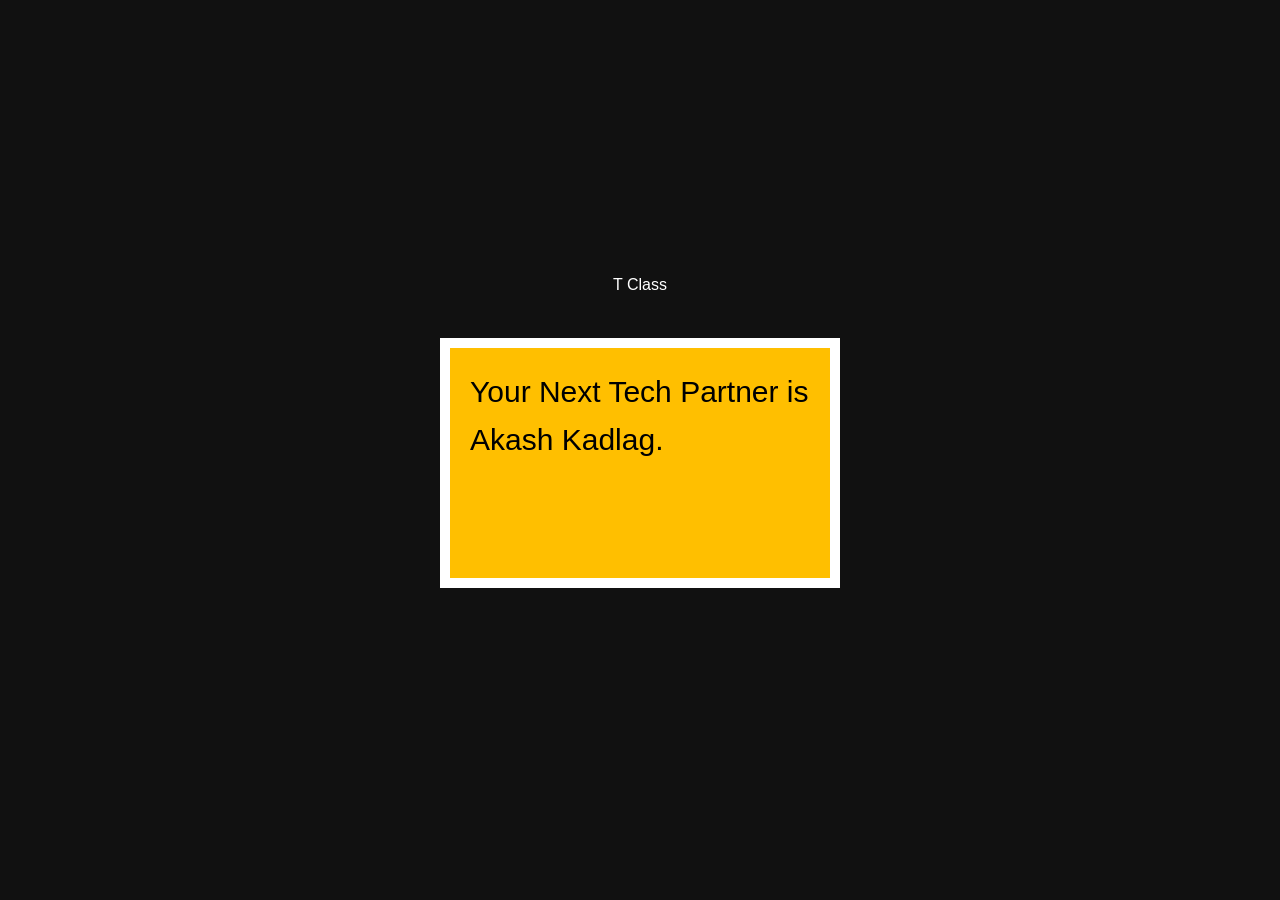
<file: css-class/index.html>
<!DOCTYPE html>
<html lang="en">
<head>
    <meta charset="UTF-8">
    <meta name="viewport" content="width=device-width, initial-scale=1.0">
    <link rel="stylesheet" href="style.css">
    <title>T Class</title>
</head>
<body>
    <div id="app">T Class</div>


    <div class="box">Your Next Tech Partner is Akash Kadlag.</div>
</body>
</html>
</file>
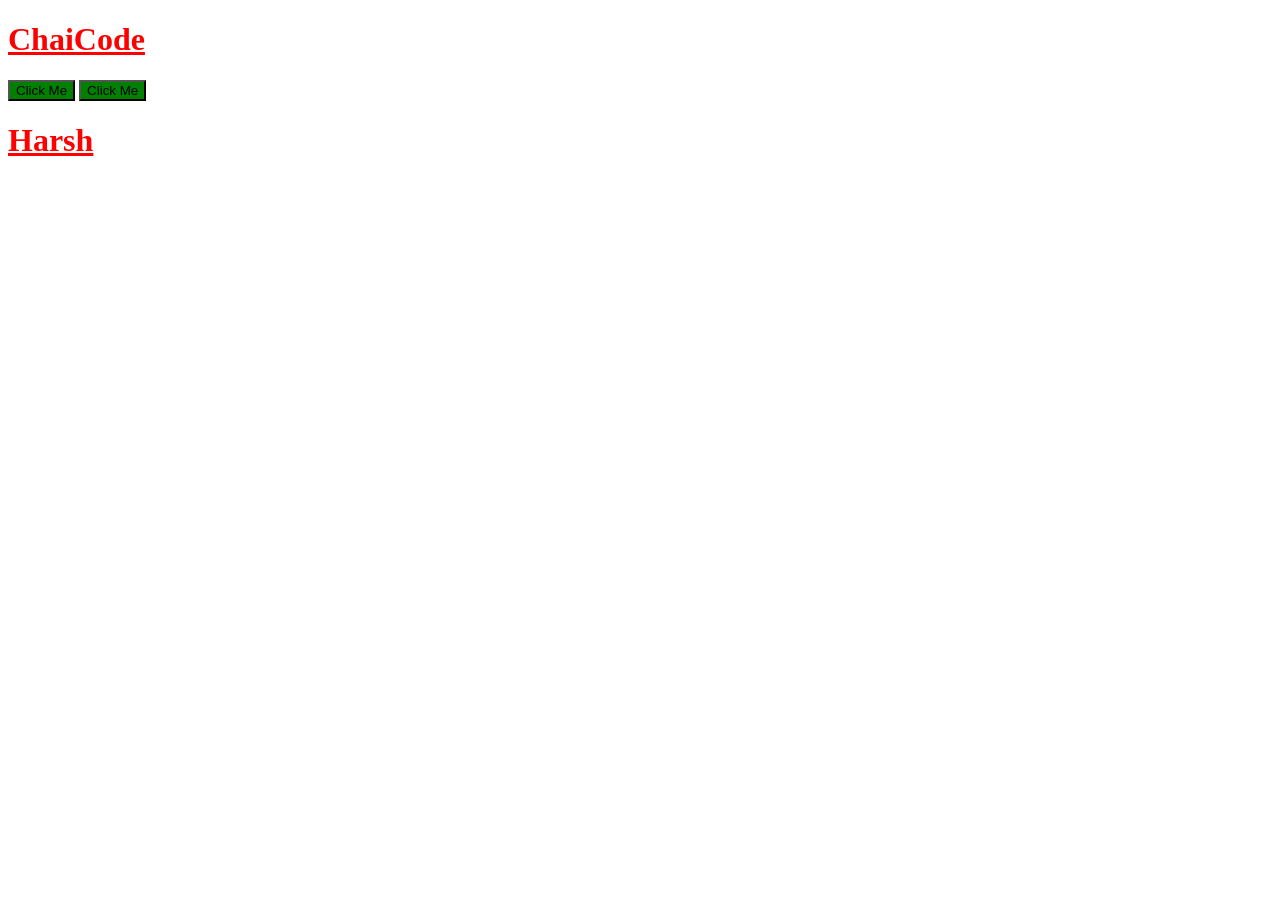
<file: html-class-01/index.html>
<!DOCTYPE html>
<html lang="en">
<head>
    <meta charset="UTF-8">
    <meta name="viewport" content="width=device-width, initial-scale=1.0">
    <title>Document</title>
</head>
<style>
    h1{
        color: red;
        font-weight: bolder;
        text-decoration: underline;
    }
    button{
        background-color: green;
    }
</style>
<body>
    <h1>ChaiCode</h1>
    <button>Click Me</button>
    <button>Click Me</button>
    <h1>Harsh</h1>
</body>
</html>
</file>
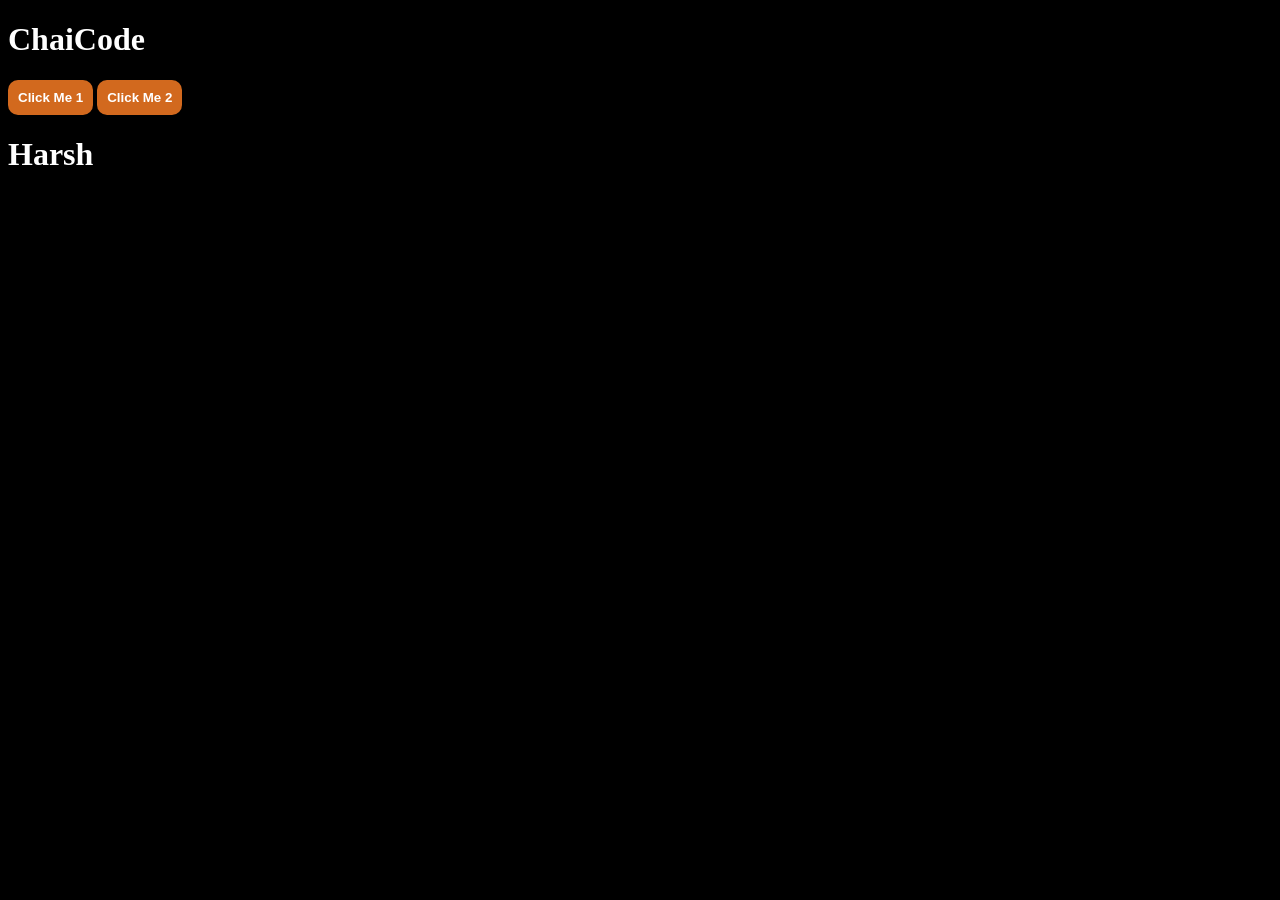
<file: html-class/index.html>
<!DOCTYPE html>
<html lang="en">
<head>
    <meta charset="UTF-8">
    <meta name="viewport" content="width=device-width, initial-scale=1.0">
    <title>Learning HTML</title>
    <link rel="stylesheet" href="style.css">
</head>
<!-- <style>
    h1{
        color: red;
        font-weight: bolder;
        text-decoration: underline;
    } 
    button{
        background-color: green;
    }
</style> -->
<body>
    <h1>ChaiCode</h1>
    <button>Click Me 1</button>
    <button>Click Me 2</button>
    <h1>Harsh</h1>
</body>
</html>
</file>
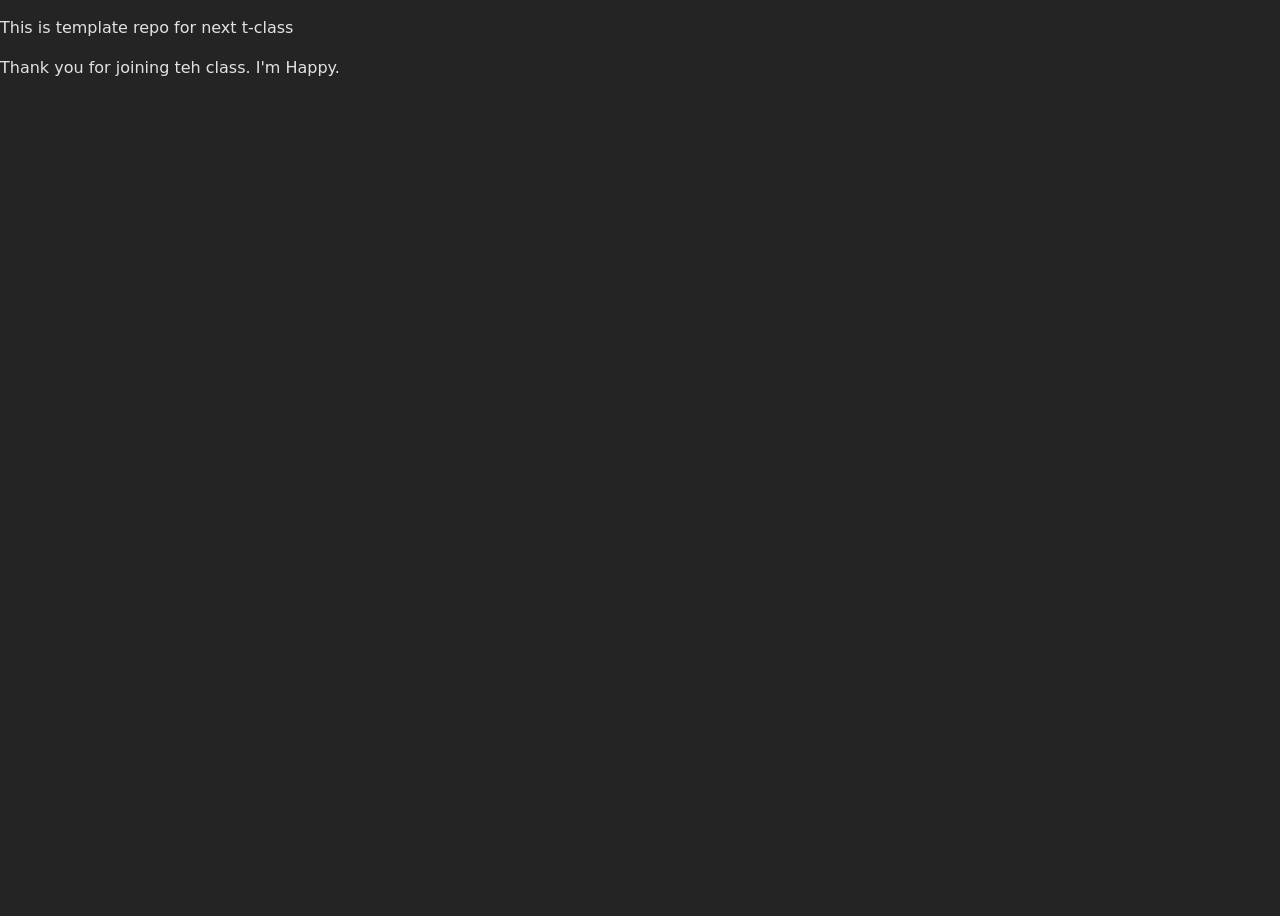
<file: template-repo/index.html>
<!doctype html>
<html lang="en">
  <head>
    <meta charset="UTF-8" />
    <link rel="icon" type="image/svg+xml" href="/public/chai.png" />
    <meta name="viewport" content="width=device-width, initial-scale=1.0" />
    <link rel="stylesheet" href="src/style.css" />
    <title>29 Jan 2026</title>
  </head>
  <body>
    <p>This is template repo for next t-class</p>

    <p>Thank you for joining teh class. I'm Happy.</p>
  </body>
</html>
</file>
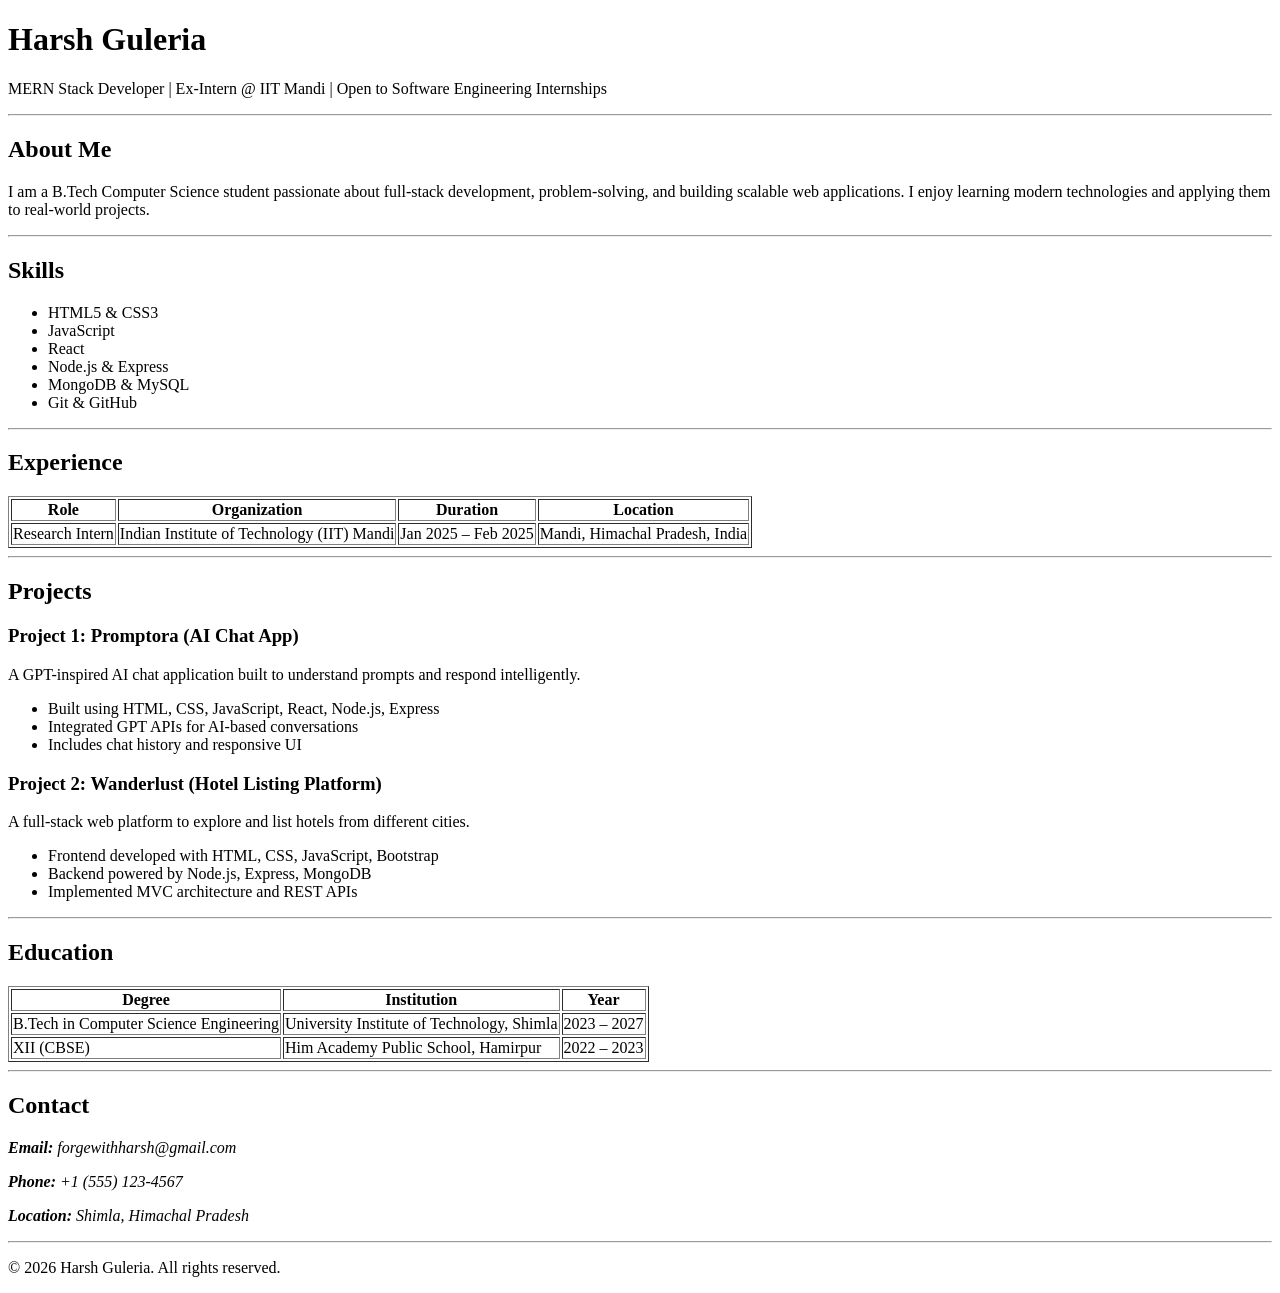
<file: assignments/resume-assignment/index.html>
<!doctype html>
<html lang="en">
  <head>
    <meta charset="UTF-8" />
    <meta name="viewport" content="width=device-width, initial-scale=1.0" />
    <title>Harsh Guleria | Resume</title>
  </head>
  <body>
    <!-- Header Section -->
    <header>
      <h1>Harsh Guleria</h1>
      <p>
        MERN Stack Developer | Ex-Intern @ IIT Mandi | Open to Software
        Engineering Internships
      </p>
    </header>

    <hr />

    <main>
      <!-- About Section -->
      <section>
        <h2>About Me</h2>

        <p>
          I am a B.Tech Computer Science student passionate about full-stack
          development, problem-solving, and building scalable web applications.
          I enjoy learning modern technologies and applying them to real-world
          projects.
        </p>
      </section>

      <hr />

      <!-- Skills Section -->
      <section>
        <h2>Skills</h2>

        <ul>
          <li>HTML5 & CSS3</li>
          <li>JavaScript</li>
          <li>React</li>
          <li>Node.js & Express</li>
          <li>MongoDB & MySQL</li>
          <li>Git & GitHub</li>
        </ul>
      </section>

      <hr />

      <!-- Experience Section -->
      <section>
        <h2>Experience</h2>

        <table border="black">
          <thead>
            <tr>
              <th>Role</th>
              <th>Organization</th>
              <th>Duration</th>
              <th>Location</th>
            </tr>
          </thead>

          <tbody>
            <tr>
              <td>Research Intern</td>
              <td>Indian Institute of Technology (IIT) Mandi</td>
              <td>Jan 2025 – Feb 2025</td>
              <td>Mandi, Himachal Pradesh, India</td>
            </tr>
          </tbody>
        </table>
      </section>

      <hr />

      <!-- Projects Section -->
      <section>
        <h2>Projects</h2>

        <article>
          <h3>Project 1: Promptora (AI Chat App)</h3>
          <p>
            A GPT-inspired AI chat application built to understand prompts and
            respond intelligently.
          </p>
          <ul>
            <li>Built using HTML, CSS, JavaScript, React, Node.js, Express</li>
            <li>Integrated GPT APIs for AI-based conversations</li>
            <li>Includes chat history and responsive UI</li>
          </ul>
        </article>

        <article>
          <h3>Project 2: Wanderlust (Hotel Listing Platform)</h3>
          <p>
            A full-stack web platform to explore and list hotels from different
            cities.
          </p>
          <ul>
            <li>Frontend developed with HTML, CSS, JavaScript, Bootstrap</li>
            <li>Backend powered by Node.js, Express, MongoDB</li>
            <li>Implemented MVC architecture and REST APIs</li>
          </ul>
        </article>
      </section>

      <hr />

      <!-- Education Section -->
      <section>
        <h2>Education</h2>

        <table border="black">
          <thead>
            <tr>
              <th>Degree</th>
              <th>Institution</th>
              <th>Year</th>
            </tr>
          </thead>

          <tbody>
            <tr>
              <td>B.Tech in Computer Science Engineering</td>
              <td>University Institute of Technology, Shimla</td>
              <td>2023 – 2027</td>
            </tr>
            <tr>
              <td>XII (CBSE)</td>
              <td>Him Academy Public School, Hamirpur</td>
              <td>2022 – 2023</td>
            </tr>
          </tbody>
        </table>
      </section>

      <hr />

      <!-- Contact Section -->
      <section>
        <h2>Contact</h2>

        <address>
          <p><strong>Email:</strong> forgewithharsh@gmail.com</p>
          <p><strong>Phone:</strong> +1 (555) 123-4567</p>
          <p><strong>Location:</strong> Shimla, Himachal Pradesh</p>
        </address>
      </section>
    </main>

    <hr />

    <!-- Footer Section -->
    <footer>
      <p>&copy; 2026 Harsh Guleria. All rights reserved.</p>
    </footer>
  </body>
</html>
</file>
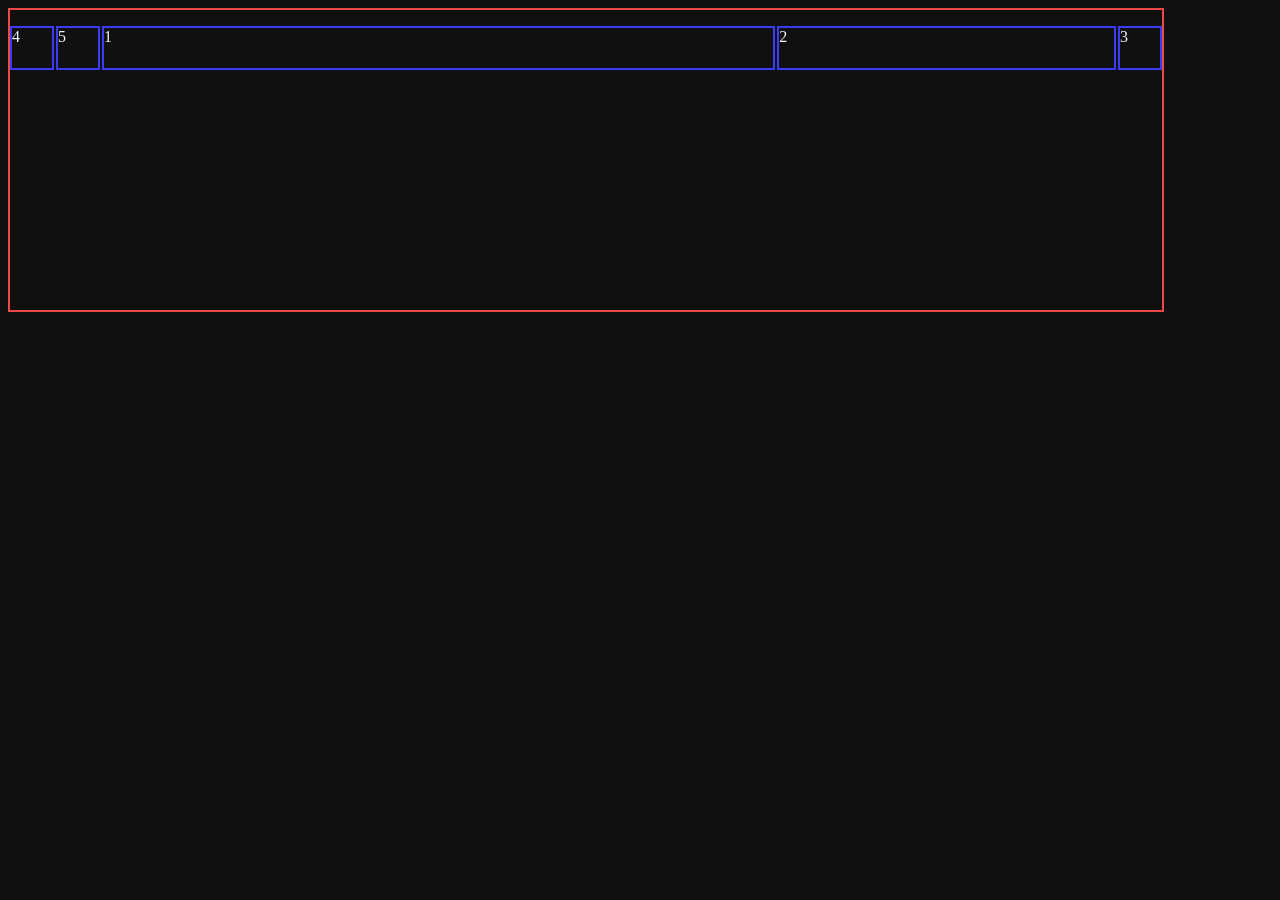
<file: css-class/flexbox/index.html>
<!DOCTYPE html>
<html lang="en">
<head>
    <meta charset="UTF-8">
    <meta name="viewport" content="width=device-width, initial-scale=1.0">
    <title>Flexbox</title>
    <link rel="stylesheet" href="style.css">
</head>
<body style="background-color: #101010; color: aliceblue;">
    <div id="parent">
        <p class="child child-1">1</p>
        <p class="child child-2">2</p>
        <p class="child child-3">3</p>
        <p class="child child-4">4</p>
        <p class="child child-5">5</p>
    </div>
</body>
</html>
</file>
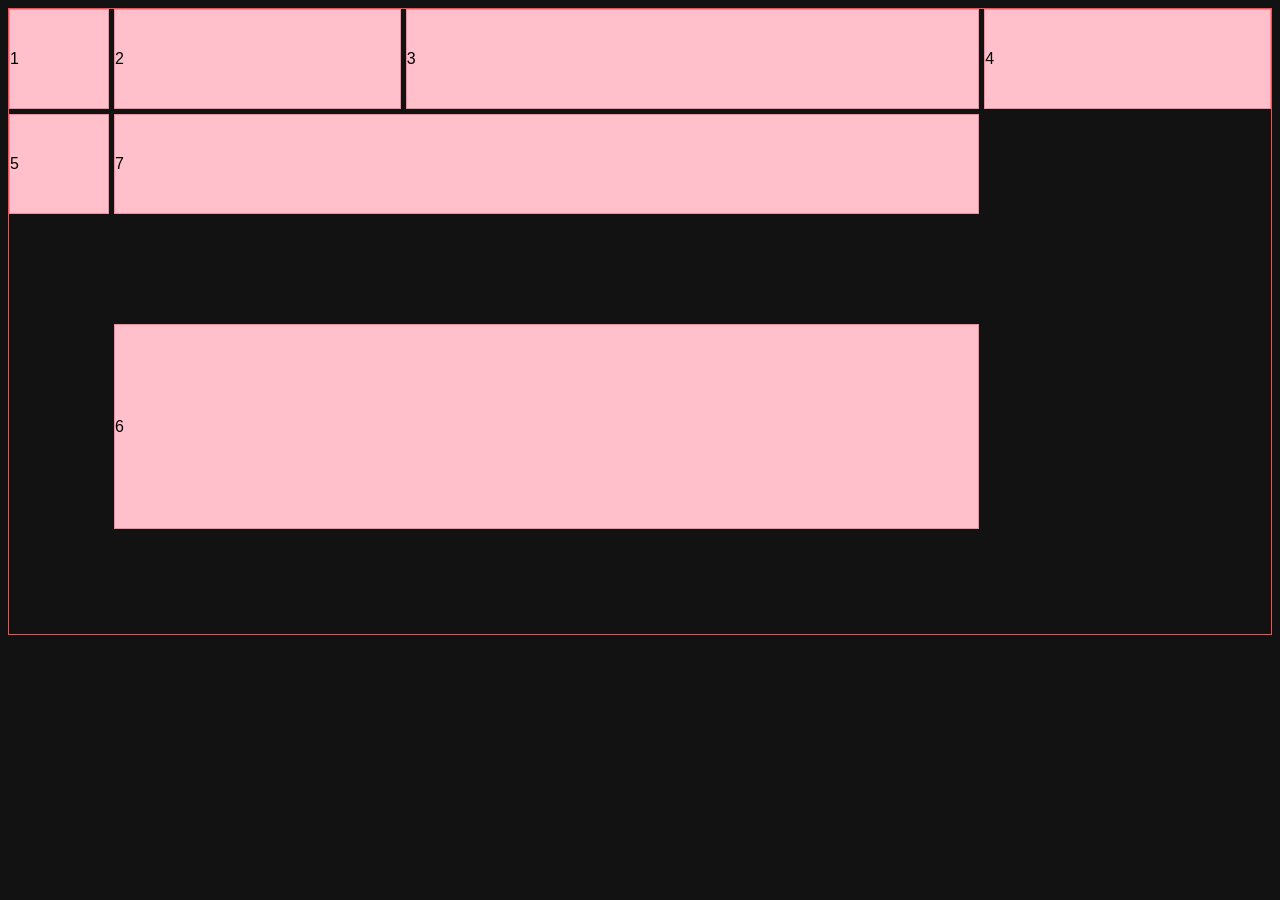
<file: css-class/grid/index.html>
<!DOCTYPE html>
<html lang="en">
<head>
    <meta charset="UTF-8">
    <meta name="viewport" content="width=device-width, initial-scale=1.0">
    <link rel="stylesheet" href="style.css">
    <title>Grid</title>
</head>
<body>
    <div id="parent">
        <div class="child child-1">1</div>
        <div class="child child-2">2</div>
        <div class="child child-3">3</div>
        <div class="child child-4">4</div>
        <div class="child child-5">5</div>
        <div class="child child-6">6</div>
        <div class="child child-7">7</div>
    </div>
</body>
</html>
</file>
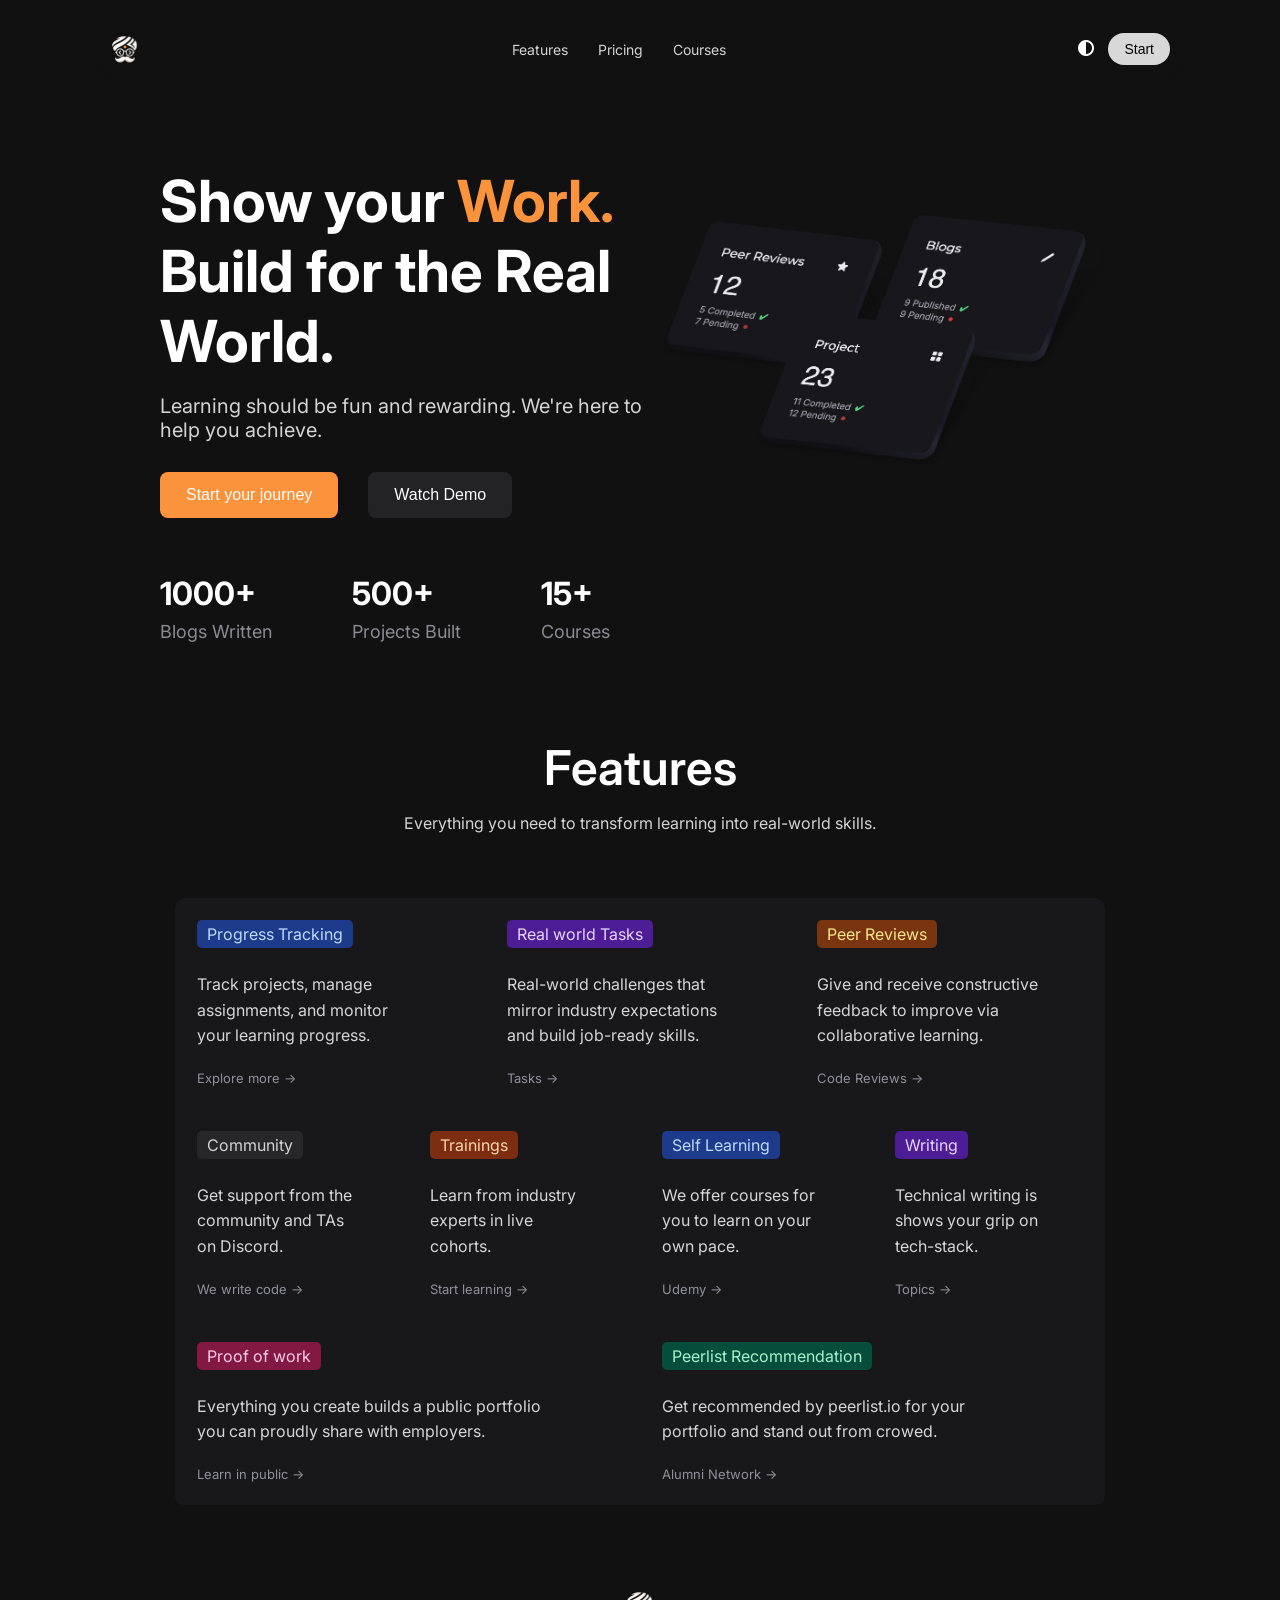
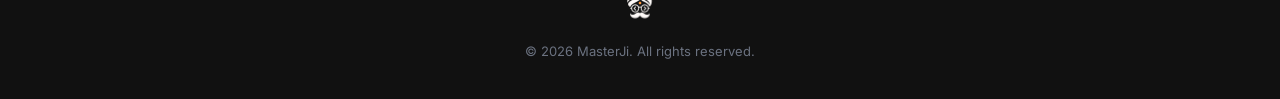
<file: practice-project/apple_landing_page/masterji_page/index.html>
<!doctype html>
<html lang="en">
  <head>
    <meta charset="UTF-8" />
    <meta name="viewport" content="width=device-width, initial-scale=1.0" />
    <title>Masterji by Chaicode</title>
    <link rel="stylesheet" href="style.css" />
    <link
      rel="stylesheet"
      href="https://cdnjs.cloudflare.com/ajax/libs/font-awesome/6.5.2/css/all.min.css"
    />
  </head>
  <body>
    <!--Header-->
    <header class="header">
        <div class="navbar" id="navbar-line">
      <img class="logo" src="./assets/logo.svg" alt="masterji logo" />

      <div>
        <ul>
          <li>Features</li>
          <li>Pricing</li>
          <li>Courses</li>
        </ul>
      </div>

      <div>
        <i class="fa-solid fa-circle-half-stroke dark-symbol"></i>
        <button class="button">Start</button>
      </div>
      </div>
    </header>

    <section class="hero-section">
      <div class="hero-content">
        <h1>
          Show your <span style="color: rgb(251 146 60)">Work.</span><br />
          Build for the Real World.
        </h1>
        <p class="para">
          Learning should be fun and rewarding. We're here to help you achieve.
        </p>
        <div class="cta-buttons">
          <button class="start">Start your journey</button>
          <button class="demo">Watch Demo</button>
        </div>
      </div>
      <img class="hero" src="./assets/hero.png" alt="hero image" />
    </section>

    <!--Statistics Section-->
    <section class="stats-section">
      <div class="stat-card">
        <h2>1000+</h2>
        <p>Blogs Written</p>
      </div>
      <div class="stat-card">
        <h2>500+</h2>
        <p>Projects Built</p>
      </div>
      <div class="stat-card">
        <h2>15+</h2>
        <p>Courses</p>
      </div>
    </section>

    <!--Features Section-->
    <section class="features-section">
      <h2>Features</h2>
      <p>Everything you need to transform learning into real-world skills.</p>
    </section>

    <section class="features">
      <div class="grid">
        <div class="card row1" id="progress">
          <span class="tag blue">Progress Tracking</span>
          <h3>
            Track projects, manage <br />
            assignments, and monitor <br />
            your learning progress.
          </h3>
          <a href="#">Explore more →</a>
        </div>

        <div class="card row1">
          <span class="tag purple">Real world Tasks</span>
          <h3>
            Real-world challenges that <br />
            mirror industry expectations <br />
            and build job-ready skills.
          </h3>
          <a href="#">Tasks →</a>
        </div>

        <div class="card row1" id="reviews">
          <span class="tag yellow">Peer Reviews</span>
          <h3>
            Give and receive constructive <br />
            feedback to improve via <br />
            collaborative learning.
          </h3>
          <a href="#">Code Reviews →</a>
        </div>

        <div class="card row2">
          <span class="tag gray">Community</span>
          <h3>
            Get support from the <br />
            community and TAs <br />
            on Discord.
          </h3>
          <a href="#">We write code →</a>
        </div>

        <div class="card row2">
          <span class="tag orange">Trainings</span>
          <h3>
            Learn from industry <br />
            experts in live <br />
            cohorts.
          </h3>
          <a href="#">Start learning →</a>
        </div>

        <div class="card row2">
          <span class="tag blue">Self Learning</span>
          <h3>
            We offer courses for <br />
            you to learn on your <br />
            own pace.
          </h3>
          <a href="#">Udemy →</a>
        </div>

        <div class="card row2">
          <span class="tag purple">Writing</span>
          <h3>
            Technical writing is <br />
            shows your grip on <br />
            tech-stack.
          </h3>
          <a href="#">Topics →</a>
        </div>

        <div class="card row3" id="proof">
          <span class="tag pink">Proof of work</span>
          <h3>
            Everything you create builds a public portfolio <br />
            you can proudly share with employers.
          </h3>
          <a href="#">Learn in public →</a>
        </div>

        <div class="card row3" id="peer">
          <span class="tag green">Peerlist Recommendation</span>
          <h3>
            Get recommended by peerlist.io for your <br />
            portfolio and stand out from crowed.
          </h3>
          <a href="#">Alumni Network →</a>
        </div>
      </div>
    </section>

    <!--Footer-->
    <footer class="footer">
      <img class="logo" src="./assets/logo.svg" alt="masterji logo" />

      <p>© 2026 MasterJi. All rights reserved.</p>
    </footer>
  </body>
</html>
</file>
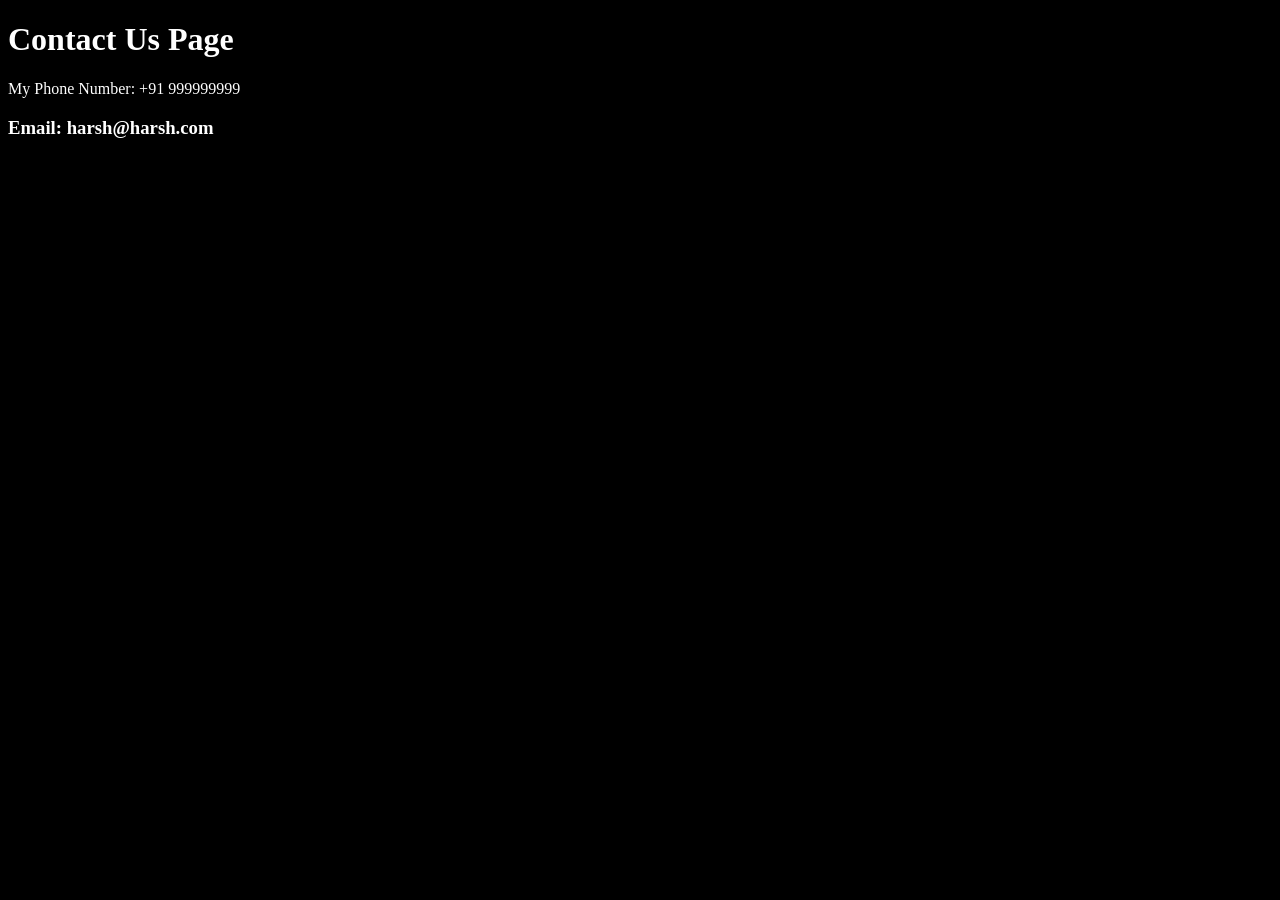
<file: html-class-01/contact.html>
<!DOCTYPE html>
<html lang="en">
<head>
    <meta charset="UTF-8">
    <meta name="viewport" content="width=device-width, initial-scale=1.0">
    <title>Contact Page</title>
    <link rel="stylesheet" href="dark.css">
</head>
<body>
    <h1>Contact Us Page</h1>
    <p>My Phone Number: +91 999999999</p>
    <h3>Email: harsh@harsh.com</h3>
</body>
</html>
</file>
<file: css-class/style.css>
*,
*::before,
*::after {
  margin: 0;
  padding: 0;
  box-sizing: border-box;
}

body {
  font-family: -apple-system, BlinkMacSystemFont, "Segoe UI",
    Roboto, Oxygen, Ubuntu, Cantarell, sans-serif;
  line-height: 1.6;
  min-height: 100vh;
  color: #ffffff;
  background: #111;
  display: flex;
  flex-direction: column;
  justify-content: center;
  align-items: center;
}

.box {
  color: black;
  font-size: 30px;
  width: 400px;
  height: 250px;
  background: #ffbf00;
}

.box{
    margin: 40px;
    border: 10px solid white;
    padding: 20px;
}
</file>
<file: html-class/style.css>
body{
    background-color: black;
    color: white;
}

button{
    background-color: blue;
    color: white;
    font-weight: bold;
    border: none;
    padding: 10px;
    border-radius: 10px;
}

button{
    background-color: chocolate;
}
</file>
<file: template-repo/src/style.css>
:root {
  font-family: system-ui, Avenir, Helvetica, Arial, sans-serif;
  line-height: 1.5;
  font-weight: 400;

  color-scheme: light dark;
  color: rgba(255, 255, 255, 0.87);
  background-color: #242424;

  font-synthesis: none;
  text-rendering: optimizeLegibility;
  -webkit-font-smoothing: antialiased;
  -moz-osx-font-smoothing: grayscale;
}

a {
  font-weight: 500;
  color: #646cff;
  text-decoration: inherit;
}
a:hover {
  color: #535bf2;
}

body {
  margin: 0;
  min-height: 100vh;
}

h1 {
  font-size: 3.2em;
  line-height: 1.1;
}
</file>
<file: css-class/flexbox/style.css>
#parent{
    border: 2px solid rgb(238, 73, 73);
    width:90vw;
    height: 300px;
}

.child{
    border: 2px solid rgb(60, 60, 246);

    height: 40px;
    width: 40px;
}

#parent{
    display: flex;
    flex-direction: row;
    justify-content: start;
    align-items: start;
    gap: 2px;
}

.child-1{
    flex: 2;
    order: 1;
}

.child-2{
    flex: 1;
    order: 1;
}

.child-3{
    order: 2;
}

.child-3{
    order: 2;
}
</file>
<file: css-class/grid/style.css>
body {
  background-color: #121212;
  color: #fff;
  font-family: "Segoe UI", Tahoma, Geneva, Verdana, sans-serif;
}

#parent {
  border: 0.5px solid rgb(253, 78, 78);
  display: grid;
  /* grid-template-rows: 100px 100px 100px;
  grid-template-columns: 100px 100px 100px 100px; */
  grid-template-rows: repeat(6, 100px);
  grid-template-columns: 100px 1fr 2fr 1fr;

  gap: 5px;
}

.child {
  border: 1px solid rgb(249, 137, 155);
  background-color: pink;
  color: #000;

  display: flex;
  justify-content: flex;
  align-items: center;
}

.child-7{
  grid-column-start: 2;
  grid-column-end: -2;
}

.child-6{
    /* grid-row-start: -2;
    grid-row-end: -1; */
    /* grid-row: -2 / -1; */

    /* grid-column-start: 3;
    grid-column-end: 4; */
    /* grid-column: 3 / 4; */

    grid-area: 4 / 2 / span 2 / span 2;
}
</file>
<file: practice-project/apple_landing_page/masterji_page/style.css>
@import url("https://fonts.googleapis.com/css2?family=Inter:wght@400;500;600;700;800&display=swap");

*,
*::before,
*::after {
  margin: 0;
  padding: 0;
  box-sizing: border-box;
}

body {
  font-family: "Inter", sans-serif;
  background-color: rgb(17 17 17);
}

.logo {
  width: 30px;
  height: 30px;
  margin: 20px;
}

.header {
  position: sticky;
  top: 14px;
  z-index: 1000;
  display: flex;
  justify-content: space-around;
  align-items: center;
}

.navbar {
  width: min(1100px, 90%);
  display: flex;
  align-items: center;
  justify-content: space-between;
  border-radius: 999px;
  box-shadow: none;
  backdrop-filter: blur(12px);
}

.navbar.scrolled {
  box-shadow:
    12px 40px rgba(0, 0, 0, 0.85),
    inset 0 0 0 1px rgba(255, 255, 255, 0.05);
}

#navbar-line:hover {
    border-top: 1px solid rgb(92, 92, 92);
}

ul {
  list-style: none;
  display: flex;
  gap: 30px;
  color: rgb(212 212 212);
  font-size: 14px;
}

.dark-symbol {
  color: #fff;
  margin-right: 10px;
}

.button {
  padding: 8px 16px;
  border-radius: 50px;
  border: none;
  background-color: rgb(216 216 216);
  font-size: 14px;
  margin-right: 20px;
}

h1 {
  font-size: 58px;
  color: #fff;
}

.hero-section {
  display: flex;
  justify-content: space-around;
  align-items: center;
  padding: 6rem 10rem 0px 10rem;
}

.hero {
  width: 48%;
}

.para {
  margin-top: 18px;
  margin-bottom: 30px;
  font-size: 20px;
  color: rgb(212 212 212);
}

.start {
  padding: 14px 26px;
  border-radius: 8px;
  border: none;
  background-color: rgb(251 146 60);
  color: #fff;
  font-size: 16px;
}

.demo {
  padding: 14px 26px;
  border-radius: 8px;
  border: none;
  background-color: rgb(35 35 38);
  color: #fff;
  font-size: 16px;
  margin-left: 26px;
}

.stats-section {
  display: flex;
  justify-content: left;
  gap: 80px;
  padding: 1rem 10rem;
  margin-top: 40px;
}
.stat-card h2 {
  font-size: 32px;
  font-weight: 700;
  color: #fff;
}
.stat-card p {
  font-size: 18px;
  color: rgb(139 139 146);
  margin-top: 8px;
}

.features-section {
  text-align: center;
  padding: 80px 80px 40px;
}
.features-section h2 {
  font-size: 48px;
  font-weight: 600;
  color: #fff;
}

.features-section p {
  font-size: 16px;
  color: rgb(212 212 212);
  margin-top: 16px;
}

.features {
  max-width: 980px;
  margin: 0px auto;
  padding: 25px;
}

.grid {
  display: grid;
  grid-template-columns: repeat(12, 1fr);
}

.row1 {
  grid-column: span 4;
}
.row2 {
  grid-column: span 3;
}
.row3 {
  grid-column: span 6;
}

#progress {
  border-top-left-radius: 10px;
}

#reviews {
  border-top-right-radius: 10px;
}

#peer {
  border-bottom-right-radius: 10px;
}

#proof {
  border-bottom-left-radius: 8px;
}

.card {
  background-color: hsl(240deg 5.88% 10%);
  border: 1px solid #1f1f24;
  border: none;
  padding: 22px;
}

.card:hover {
  background-color: hsl(240, 5%, 13%);
}

.card h3 {
  font-size: 16px;
  line-height: 1.6;
  margin: 14px 0 18px;
  font-weight: 400;
  color: #d6d6d6;
}

.card a {
  font-size: 13px;
  color: rgb(144 144 153);
  text-decoration: none;
}

.card a:hover {
  color: rgb(251 146 60);
}

.wide {
  grid-column: span 2;
}

.tag {
  display: inline-block;
  padding: 4px 10px;
  font-size: 16px;
  border-radius: 5px;
  margin-bottom: 10px;
  font-weight: 400;
}

.blue {
  background: #1e3a8a;
  color: #bfdbfe;
}
.purple {
  background: #4c1d95;
  color: #e9d5ff;
}
.yellow {
  background: #78350f;
  color: #fde68a;
}
.gray {
  background: #27272a;
  color: #d4d4d8;
}
.orange {
  background: #7c2d12;
  color: #fed7aa;
}
.pink {
  background: #831843;
  color: #fbcfe8;
}
.green {
  background: #064e3b;
  color: #a7f3d0;
}

.footer {
  text-align: center;
  padding: 40px;
  font-size: 13px;
  color: #6b7280;
}
</file>
<file: html-class-01/dark.css>
body{
    background-color: black;
    color: white;
}
</file>
